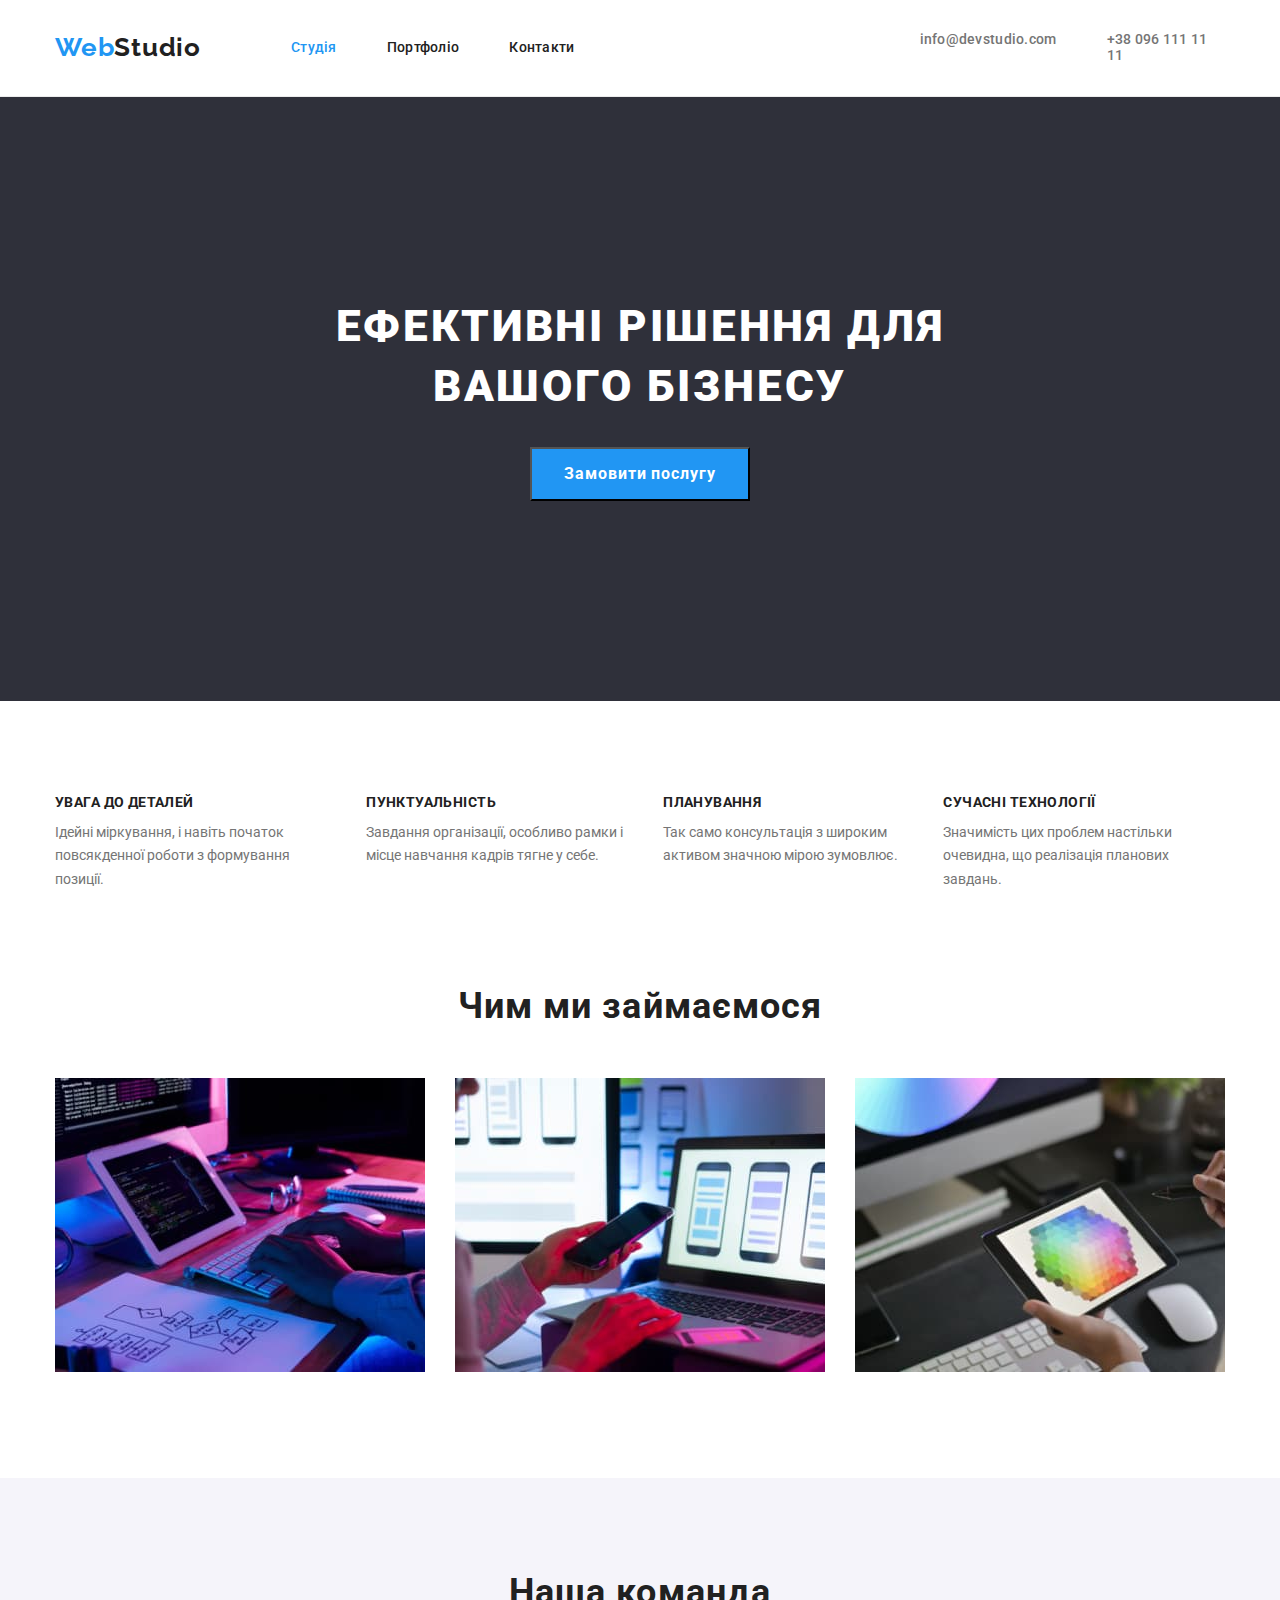
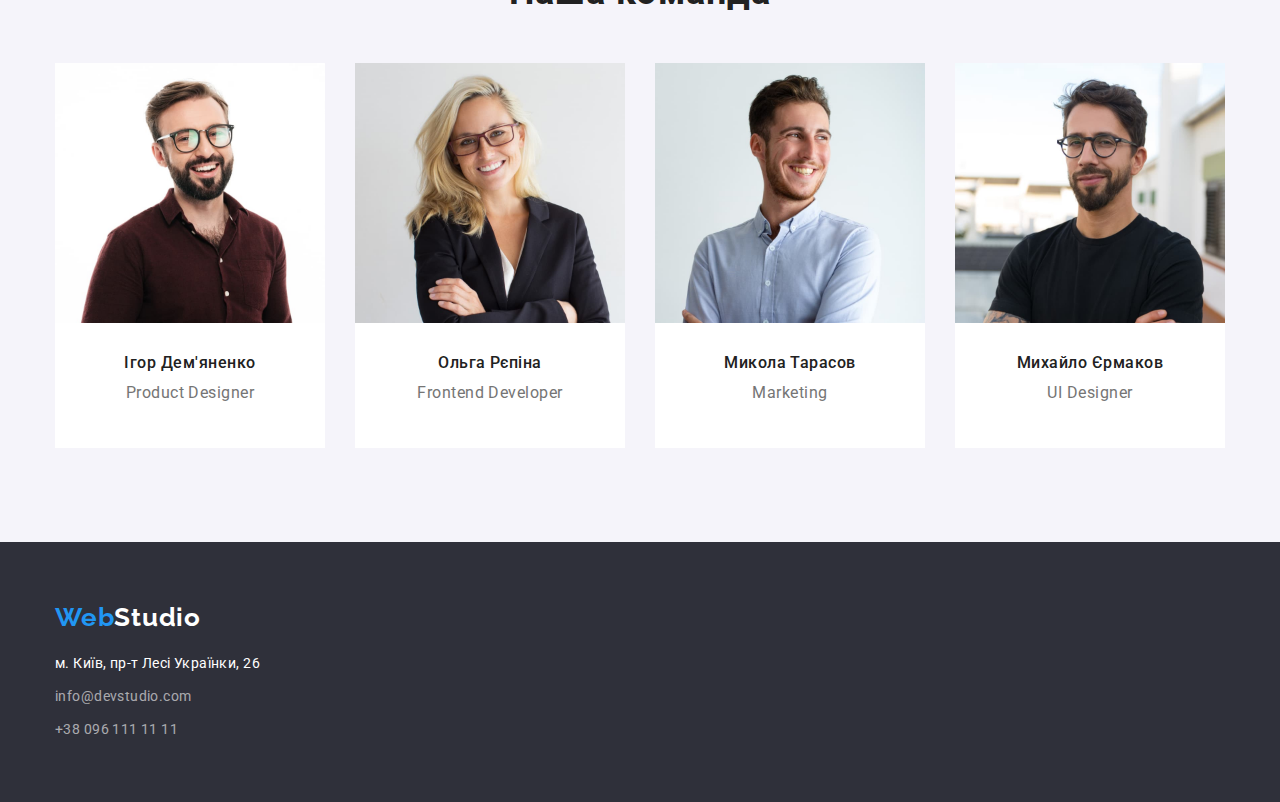
<file: index.html>
<!DOCTYPE html>
<html lang="uk">
  <head>
    <meta charset="UTF-8" />
    <meta http-equiv="X-UA-Compatible" content="IE=edge" />
    <meta name="viewport" content="width=device-width, initial-scale=1.0" />
    <title>Document</title>
    <link rel="preconnect" href="https://fonts.googleapis.com" />
    <link rel="preconnect" href="https://fonts.gstatic.com" crossorigin />
    <link
      href="https://fonts.googleapis.com/css2?family=Raleway:wght@700&family=Roboto:wght@400;500;700;900&display=swap"
      rel="stylesheet"
    />
    <link
      rel="stylesheet"
      href="https://cdnjs.cloudflare.com/ajax/libs/modern-normalize/1.1.0/modern-normalize.min.css"
    />
    <link rel="stylesheet" href="./css/styles.css" />
  </head>
  <body>
    <header>
      <div class="container">
        <div class="header-container">
          <nav class="header-nav">
            <a class="logo link" href="./index.html" lang="en"
              ><span class="accent">Web</span>Studio</a
            >
            <ul class="site-nav list">
              <li><a class="link current" href="./index.html">Студія</a></li>
              <li><a class="link" href="./portfolio.html">Портфоліо</a></li>
              <li><a class="link" href="#">Контакти</a></li>
            </ul>
          </nav>
          <ul class="auth-nav list">
            <li>
              <a class="link" href="mailto:info@devstudio.com">info@devstudio.com</a>
            </li>
            <li>
              <a class="link" href="tel:+380961111111">+38 096 111 11 11</a>
            </li>
          </ul>
        </div>
      </div>
    </header>
    <main>
      <section class="hero">
        <div class="hero-content">
          <h1 class="hero-title">Ефективні рішення для вашого бізнесу</h1>
          <button class="hero-button" type="button">Замовити послугу</button>
        </div>
      </section>
      <section class="section">
        <div class="container">
          <h2 class="section-title visually-hidden">Особливості</h2>
          <ul class="features list">
            <li>
              <h3 class="features-title">Увага до деталей</h3>
              <p class="features-text">
                Ідейні міркування, і навіть початок повсякденної роботи з формування позиції.
              </p>
            </li>
            <li>
              <h3 class="features-title">Пунктуальність</h3>
              <p class="features-text">
                Завдання організації, особливо рамки і місце навчання кадрів тягне у себе.
              </p>
            </li>
            <li>
              <h3 class="features-title">Планування</h3>
              <p class="features-text">
                Так само консультація з широким активом значною мірою зумовлює.
              </p>
            </li>
            <li>
              <h3 class="features-title">Сучасні технології</h3>
              <p class="features-text">
                Значимість цих проблем настільки очевидна, що реалізація планових завдань.
              </p>
            </li>
          </ul>
        </div>
      </section>
      <section class="section product">
        <div class="container">
          <h2 class="section-title">Чим ми займаємося</h2>
          <ul class="list">
            <li>
              <img src="./images/desktop-app.jpg" alt="Десктопні додатки" width="370" />
            </li>
            <li>
              <img src="./images/mobile-app.jpg" alt="Мобільні додатки" width="370" />
            </li>
            <li>
              <img src="./images/design-solution.jpg" alt="Дизайнерські рішення" width="370" />
            </li>
          </ul>
        </div>
      </section>
      <section class="team section">
        <div class="container">
          <h2 class="section-title">Наша команда</h2>
          <ul class="team list">
            <li class="team-item">
              <img class="team-image" src="./images/pd.jpg" alt="Дизайнер продукту" width="270" />
              <div class="team-card-content">
                <h3 class="team-title">Ігор Дем'яненко</h3>
                <p class="team-text">Product Designer</p>
              </div>
            </li>
            <li class="team-item">
              <img
                class="team-image"
                src="./images/fd.jpg"
                alt="Розробник інтерфейсу"
                width="270"
              />
              <div class="team-card-content">
                <h3 class="team-title">Ольга Рєпіна</h3>
                <p class="team-text">Frontend Developer</p>
              </div>
            </li>
            <li class="team-item">
              <img class="team-image" src="./images/m.jpg" alt="Маркетолог" width="270" />
              <div class="team-card-content">
                <h3 class="team-title">Микола Тарасов</h3>
                <p class="team-text">Marketing</p>
              </div>
            </li>
            <li class="team-item">
              <img
                class="team-image"
                src="./images/ui.jpg"
                alt="Дизайнер інтерфейсу користувача"
                width="270"
              />
              <div class="team-card-content">
                <h3 class="team-title">Михайло Єрмаков</h3>
                <p class="team-text">UI Designer</p>
              </div>
            </li>
          </ul>
        </div>
      </section>
    </main>

    <footer class="footer">
      <div class="container">
        <a class="logo link" href="./index.html" lang="en"><span class="accent">Web</span>Studio</a>
        <address>
          <ul class="list">
            <li class="footer-item">
              <a
                class="footer-map link"
                href="https://goo.gl/maps/CPtrU1FHBa2aNyZL9"
                target="_blank"
                rel="noopener noreferrer nofollow"
                >м. Київ, пр-т Лесі Українки, 26</a
              >
            </li>
            <li class="footer-item">
              <a class="contacts link" href="mailto:info@devstudio.com">info@devstudio.com</a>
            </li>
            <li class="footer-item">
              <a class="contacts link" href="tel:+380961111111">+38 096 111 11 11</a>
            </li>
          </ul>
        </address>
      </div>
    </footer>
  </body>
</html>
</file>
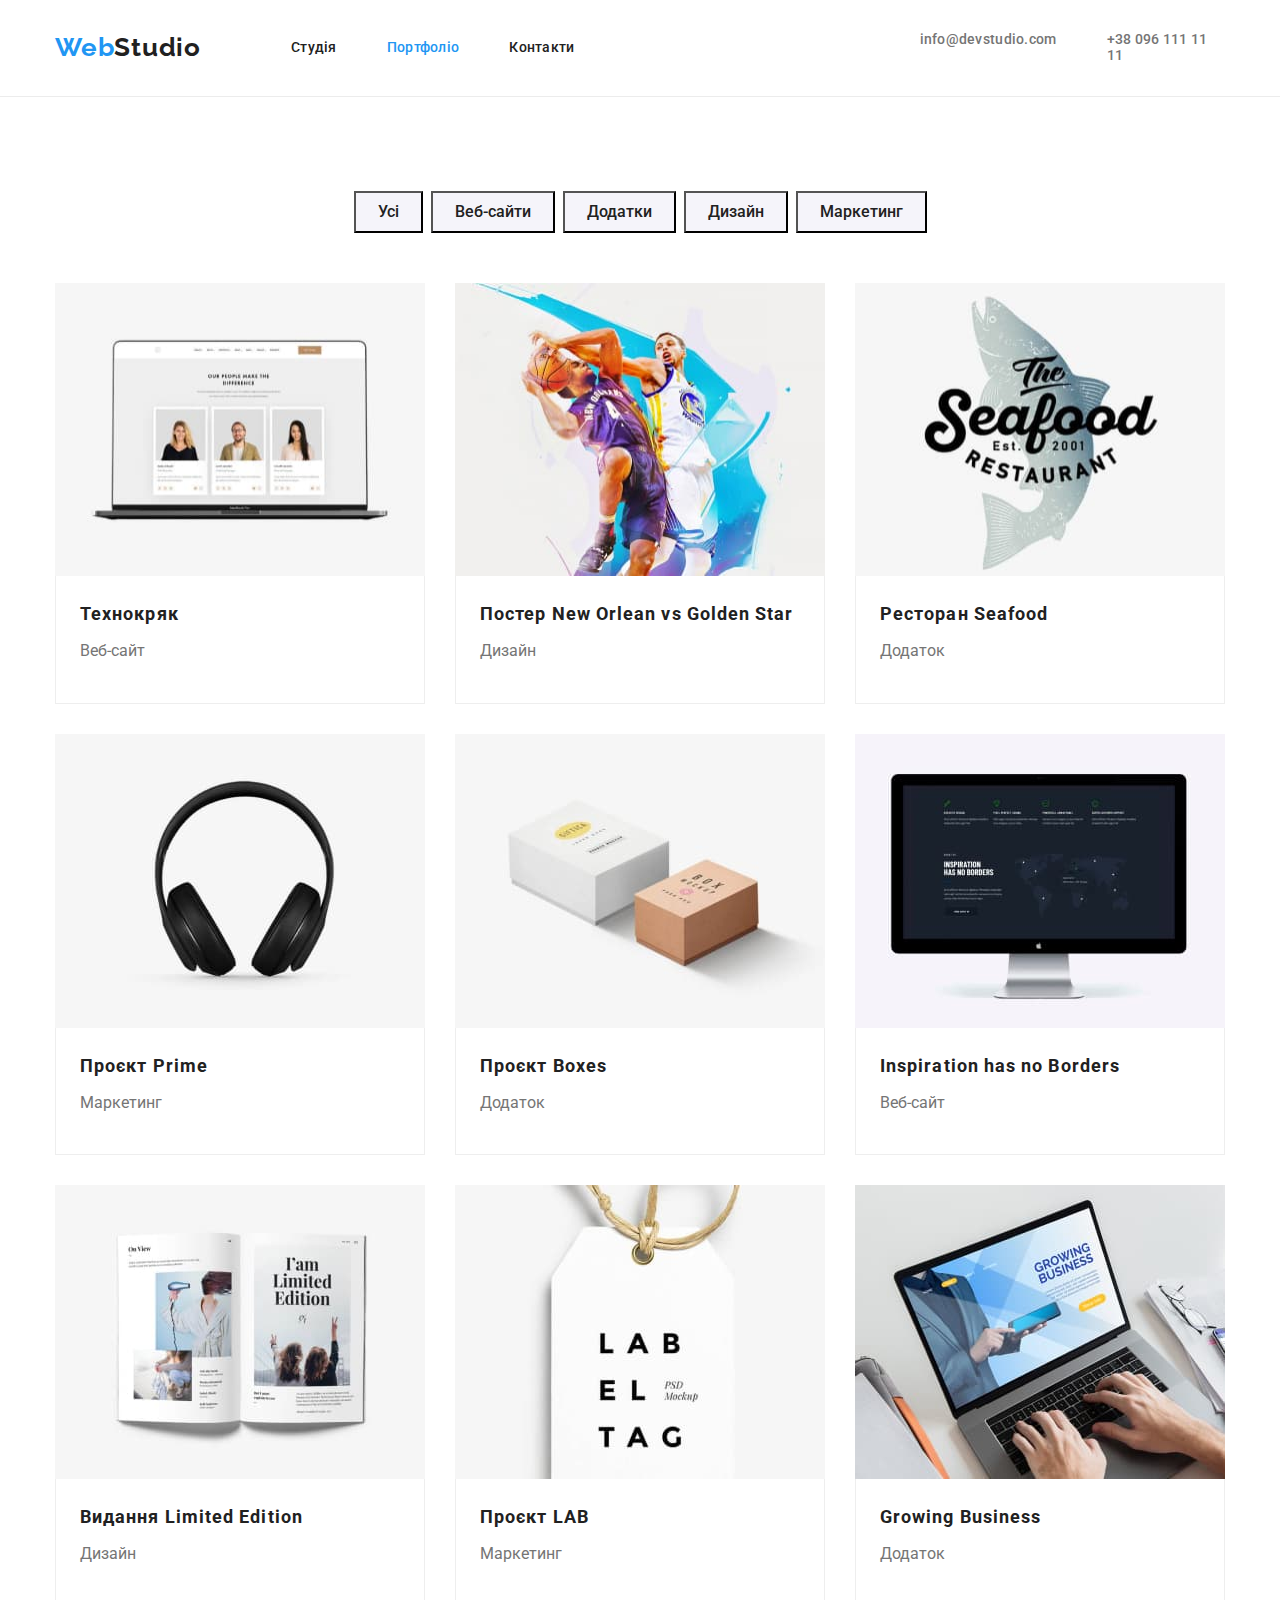
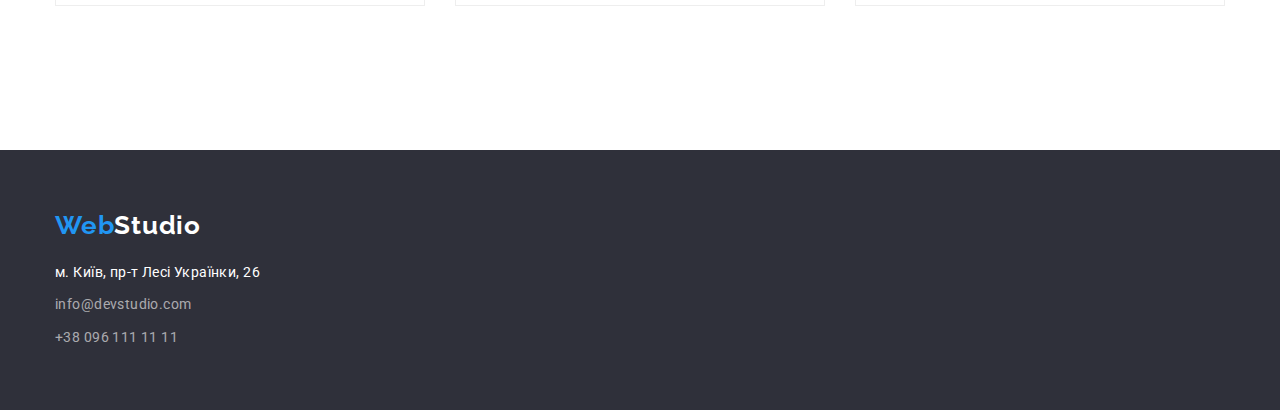
<file: portfolio.html>
<!DOCTYPE html>
<html lang="uk">
  <head>
    <meta charset="UTF-8" />
    <meta http-equiv="X-UA-Compatible" content="IE=edge" />
    <meta name="viewport" content="width=device-width, initial-scale=1.0" />
    <title>Document</title>
    <link rel="preconnect" href="https://fonts.googleapis.com" />
    <link rel="preconnect" href="https://fonts.gstatic.com" crossorigin />
    <link
      href="https://fonts.googleapis.com/css2?family=Raleway:wght@700&family=Roboto:wght@400;500;700;900&display=swap"
      rel="stylesheet"
    />
    <link
      rel="stylesheet"
      href="https://cdnjs.cloudflare.com/ajax/libs/modern-normalize/1.1.0/modern-normalize.min.css"
    />
    <link rel="stylesheet" href="./css/styles.css" />
  </head>
  <body>
    <header>
      <div class="container">
        <div class="header-container">
          <nav class="header-nav">
            <a class="logo link" href="./index.html" lang="en"
              ><span class="accent">Web</span>Studio</a
            >
            <ul class="site-nav list">
              <li><a class="link" href="./index.html">Студія</a></li>
              <li><a class="link current" href="./portfolio.html">Портфоліо</a></li>
              <li><a class="link" href="#">Контакти</a></li>
            </ul>
          </nav>
          <ul class="auth-nav list">
            <li>
              <a class="link" href="mailto:info@devstudio.com">info@devstudio.com</a>
            </li>
            <li>
              <a class="link" href="tel:+380961111111">+38 096 111 11 11</a>
            </li>
          </ul>
        </div>
      </div>
    </header>
    <main>
      <section class="section portfolio">
        <div class="container">
          <h1 class="visually-hidden">Портфоліо</h1>
          <ul class="portfolio-buttons list">
            <li><button class="portfolio-button" type="button">Усі</button></li>
            <li><button class="portfolio-button" type="button">Веб-сайти</button></li>
            <li><button class="portfolio-button" type="button">Додатки</button></li>
            <li><button class="portfolio-button" type="button">Дизайн</button></li>
            <li><button class="portfolio-button" type="button">Маркетинг</button></li>
          </ul>
          <ul class="portfolio-cards list">
            <li class="portfolio-card">
              <a class="link" href="#">
                <img
                  class="portfolio-image"
                  src="./images/technokryak.jpg"
                  alt="Приклад веб-сайту"
                  width="370"
                />
                <div class="card-content">
                  <h2 class="portfolio-title">Технокряк</h2>
                  <p class="portfolio-subtitle">Веб-сайт</p>
                </div>
              </a>
            </li>
            <li class="portfolio-card">
              <a class="link" href="#">
                <img
                  class="portfolio-image"
                  src="./images/new-orlean.jpg"
                  alt="Два гравці баскетболу змагаються за м'яч"
                  width="370"
                />
                <div class="card-content">
                  <h2 class="portfolio-title">Постер New Orlean vs Golden Star</h2>
                  <p class="portfolio-subtitle">Дизайн</p>
                </div>
              </a>
            </li>
            <li class="portfolio-card">
              <a class="link" href="#">
                <img
                  class="portfolio-image"
                  src="./images/seafood.jpg"
                  alt="Назва ресторану на фоні риби"
                  width="370"
                />
                <div class="card-content">
                  <h2 class="portfolio-title">Ресторан Seafood</h2>
                  <p class="portfolio-subtitle">Додаток</p>
                </div>
              </a>
            </li>
            <li class="portfolio-card">
              <a class="link" href="#">
                <img
                  class="portfolio-image"
                  src="./images/prime.jpg"
                  alt="Бездротові навушники"
                  width="370"
                />
                <div class="card-content">
                  <h2 class="portfolio-title">Проєкт Prime</h2>
                  <p class="portfolio-subtitle">Маркетинг</p>
                </div>
              </a>
            </li>
            <li class="portfolio-card">
              <a class="link" href="#">
                <img
                  class="portfolio-image"
                  src="./images/boxes.jpg"
                  alt="Два крафтових бокси"
                  width="370"
                />
                <div class="card-content">
                  <h2 class="portfolio-title">Проєкт Boxes</h2>
                  <p class="portfolio-subtitle">Додаток</p>
                </div>
              </a>
            </li>
            <li class="portfolio-card">
              <a class="link" href="#">
                <img
                  class="portfolio-image"
                  src="./images/inspiration.jpg"
                  alt="Сторінка веб-сайту з картою Світу"
                  width="370"
                />
                <div class="card-content">
                  <h2 class="portfolio-title">Inspiration has no Borders</h2>
                  <p class="portfolio-subtitle">Веб-сайт</p>
                </div>
              </a>
            </li>
            <li class="portfolio-card">
              <a class="link" href="#">
                <img
                  class="portfolio-image"
                  src="./images/limited-edition.jpg"
                  alt="Розгорнутий журнал"
                  width="370"
                />
                <div class="card-content">
                  <h2 class="portfolio-title">Видання Limited Edition</h2>
                  <p class="portfolio-subtitle">Дизайн</p>
                </div>
              </a>
            </li>
            <li class="portfolio-card">
              <a class="link" href="#">
                <img
                  class="portfolio-image"
                  src="./images/lab.jpg"
                  alt="Бірка з назвою проєкту"
                  width="370"
                />
                <div class="card-content">
                  <h2 class="portfolio-title">Проєкт LAB</h2>
                  <p class="portfolio-subtitle">Маркетинг</p>
                </div>
              </a>
            </li>
            <li class="portfolio-card">
              <a class="link" href="#">
                <img
                  class="portfolio-image"
                  src="./images/growing-business.jpg"
                  alt="Чоловік працює у десктопниму додатку на ноутбуці"
                  width="370"
                />
                <div class="card-content">
                  <h2 class="portfolio-title">Growing Business</h2>
                  <p class="portfolio-subtitle">Додаток</p>
                </div>
              </a>
            </li>
          </ul>
        </div>
      </section>
    </main>
    <footer class="footer">
      <div class="container">
        <a class="logo link" href="./index.html" lang="en"><span class="accent">Web</span>Studio</a>
        <address>
          <ul class="list">
            <li class="footer-item">
              <a
                class="footer-map link"
                href="https://goo.gl/maps/CPtrU1FHBa2aNyZL9"
                target="_blank"
                rel="noopener noreferrer nofollow"
                >м. Київ, пр-т Лесі Українки, 26</a
              >
            </li>
            <li class="footer-item">
              <a class="contacts link" href="mailto:info@devstudio.com">info@devstudio.com</a>
            </li>
            <li class="footer-item">
              <a class="contacts link" href="tel:+380961111111">+38 096 111 11 11</a>
            </li>
          </ul>
        </address>
      </div>
    </footer>
  </body>
</html>
</file>
<file: css/styles.css>
/* основний колір тексту #757575 */
/*вторинний колір тексту #212121 */
/* акцент  #2196F3 */
/* основний колір фону #FFFFFF */
/* вторинний колір фону #F5F4FA */
/* колір фону героя #2F303A */
:root {
  --primary-text-color: #757575;
  --title-text-color: #212121;
  --accent-color: #2196f3;
  --primary-background-color: #ffffff;
  --team-background-color: #f5f4fa;
  --secondary-background-color: #2f303a;
}

body {
  background-color: var(--primary-background-color);
  color: var(--primary-text-color);

  font-family: Roboto, sans-serif;
  font-size: 14px;
  line-height: 1.7;
}
/* скидає крапочки біля списків */
.list {
  padding-left: 0;
  margin: 0;
  list-style: none;
}
/* скидає підкреслення в посиланнях */
.link {
  text-decoration: none;
}
/* скидає margin в заголовках і абзацах */
h1,
h2,
h3,
h4,
h5,
h6,
p {
  margin-top: 0;
}
img {
  display: block;
  max-width: 100%;
  height: auto;
}
/* Container */
.container {
  width: 1200px;
  margin-right: auto;
  margin-left: auto;
  padding-left: 15px;
  padding-right: 15px;
}
/* Section */
.section {
  padding-top: 94px;
  padding-bottom: 94px;
}
/* Section product */
.section.product {
  padding-top: 0;
  padding-bottom: 106px;
}
/* Section title */
.section-title {
  margin-bottom: 50px;
  color: var(--title-text-color);

  font-weight: 700;
  font-size: 36px;
  line-height: 1.16;
  letter-spacing: 0.03em;
  text-align: center;
}
/* Header */
header {
  border-bottom: 1px solid #ececec;
}
.header-container {
  display: flex;
  align-items: center;
  gap: 345px;
}
.header-nav {
  display: flex;
  align-items: center;
  flex-grow: 1;
  gap: 90px;
}
/* logotyp */
.logo {
  color: var(--title-text-color);

  font-family: Raleway, sans-serif;
  font-weight: 700;
  font-size: 26px;
  line-height: 1.19;
  letter-spacing: 0.03em;
}
.accent {
  color: var(--accent-color);
}

/* site nav */
.site-nav {
  display: flex;
  gap: 50px;
}
.site-nav .link,
.auth-nav .link {
  display: block;
  padding-top: 32px;
  padding-bottom: 32px;
  color: var(--title-text-color);

  font-weight: 500;
  font-size: 14px;
  line-height: 1.14;
  letter-spacing: 0.02em;
}
.site-nav .link:hover,
.site-nav .link:focus {
  color: var(--accent-color);
}
.site-nav .link.current {
  color: var(--accent-color);
}
/* auth nav */
.auth-nav {
  display: flex;
  gap: 50px;
}
.auth-nav .link {
  color: var(--primary-text-color);
}
.auth-nav .link:hover,
.auth-nav .link:focus {
  color: var(--accent-color);
}
/* Hero */
.hero {
  padding-top: 200px;
  padding-bottom: 200px;
  background-color: var(--secondary-background-color);
}
.hero-content {
  margin-left: auto;
  margin-right: auto;
  max-width: 700px;
  text-align: center;
}
.hero-title {
  margin-top: 0;
  margin-bottom: 30px;

  color: var(--primary-background-color);

  font-weight: 900;
  font-size: 44px;
  line-height: 1.36;
  letter-spacing: 0.06em;
  text-transform: uppercase;
}
.hero-button {
  display: inline-block;
  padding: 10px 32px;
  color: var(--primary-background-color);
  background-color: var(--accent-color);

  font-weight: 700;
  font-size: 16px;
  line-height: 1.88;
  text-align: center;
  letter-spacing: 0.06em;
  cursor: pointer;
}
.hero-button:hover,
.hero-button:focus {
  background-color: #188ce8;
}

/*Приховує заголовок секції  */
.visually-hidden {
  position: absolute;
  white-space: nowrap;
  width: 1px;
  height: 1px;
  overflow: hidden;
  border: 0;
  padding: 0;
  clip: rect(0 0 0 0);
  clip-path: inset(50%);
  margin: -1px;
}
/* Features */
.features.list {
  display: flex;
  align-items: flex-start;
  gap: 30px;
}
.features-title {
  margin-top: 0;
  margin-bottom: 10px;
  color: var(--title-text-color);

  font-weight: 700;
  font-size: 14px;
  line-height: 1.14;
  letter-spacing: 0.03em;
  text-transform: uppercase;
}
.features-text {
  margin-top: 0;
  margin-bottom: 0;
}
/* Section Product */
.product .list {
  display: flex;
  gap: 30px;
}
/* Section about Team */
.team {
  background-color: var(--team-background-color);
}
.team.list {
  display: flex;
  gap: 30px;
}
.team-card-content {
  padding: 30px 0;
}
.team-item {
  background-color: var(--primary-background-color);
  text-align: center;
}
.team-title {
  margin-bottom: 10px;

  color: var(--title-text-color);

  font-weight: 500;
  font-size: 16px;
  line-height: 1.19;
  letter-spacing: 0.03em;
}
.team-text {
  font-size: 16px;
  line-height: calc(19 / 16);
  letter-spacing: 0.03em;
}
/* Portfolio main */
.portfolio-buttons {
  display: flex;
  justify-content: center;
  gap: 8px;
}
.portfolio-cards {
  display: flex;
  flex-wrap: wrap;
  gap: 30px;
}
.portfolio .list {
  margin-bottom: 50px;
}
/* portfolio button */
.portfolio-button {
  padding: 6px 22px;

  color: var(--title-text-color);
  background-color: var(--team-background-color);

  font-family: inherit;
  font-weight: 500;
  font-size: 16px;
  line-height: 1.6;
  cursor: pointer;
}
.portfolio-button:hover,
.portfolio-button:focus {
  color: var(--primary-background-color);
  background-color: var(--accent-color);
}
/* portfolio-card */
.portfolio-card {
  flex-basis: calc((100% - 60px) / 3);
}
.card-content {
  padding: 20px 24px;
  /* border-top: none;
  border: 1px solid #eeeeee; */
  border-right: 1px solid #eeeeee;
  border-left: 1px solid #eeeeee;
  border-bottom: 1px solid #eeeeee;
}
/* Portfolio title */
.portfolio-title {
  margin-bottom: 4px;

  color: var(--title-text-color);

  font-weight: 700;
  font-size: 18px;
  line-height: 2;
  letter-spacing: 0.06em;
}
.portfolio-subtitle {
  color: var(--primary-text-color);

  font-size: 16px;
  line-height: 1.88;
}
/* footer */
.footer {
  padding-top: 60px;
  padding-bottom: 60px;
  background-color: var(--secondary-background-color);
}
/* contacts in footer */
.contacts {
  color: rgba(255, 255, 255, 0.6);
  font-style: normal;
  letter-spacing: 0.03em;
}
.contacts:hover,
.contacts:focus {
  color: var(--accent-color);
}
/* map in footer */
.footer-map {
  display: inline-block;
  color: var(--primary-background-color);
  font-style: normal;
  letter-spacing: 0.03em;
}
/* logo in footer */
.footer .logo {
  display: inline-block;
  margin-bottom: 20px;
  color: var(--primary-background-color);
}
.footer-item:not(:last-child) {
  margin-bottom: 9px;
}
</file>
